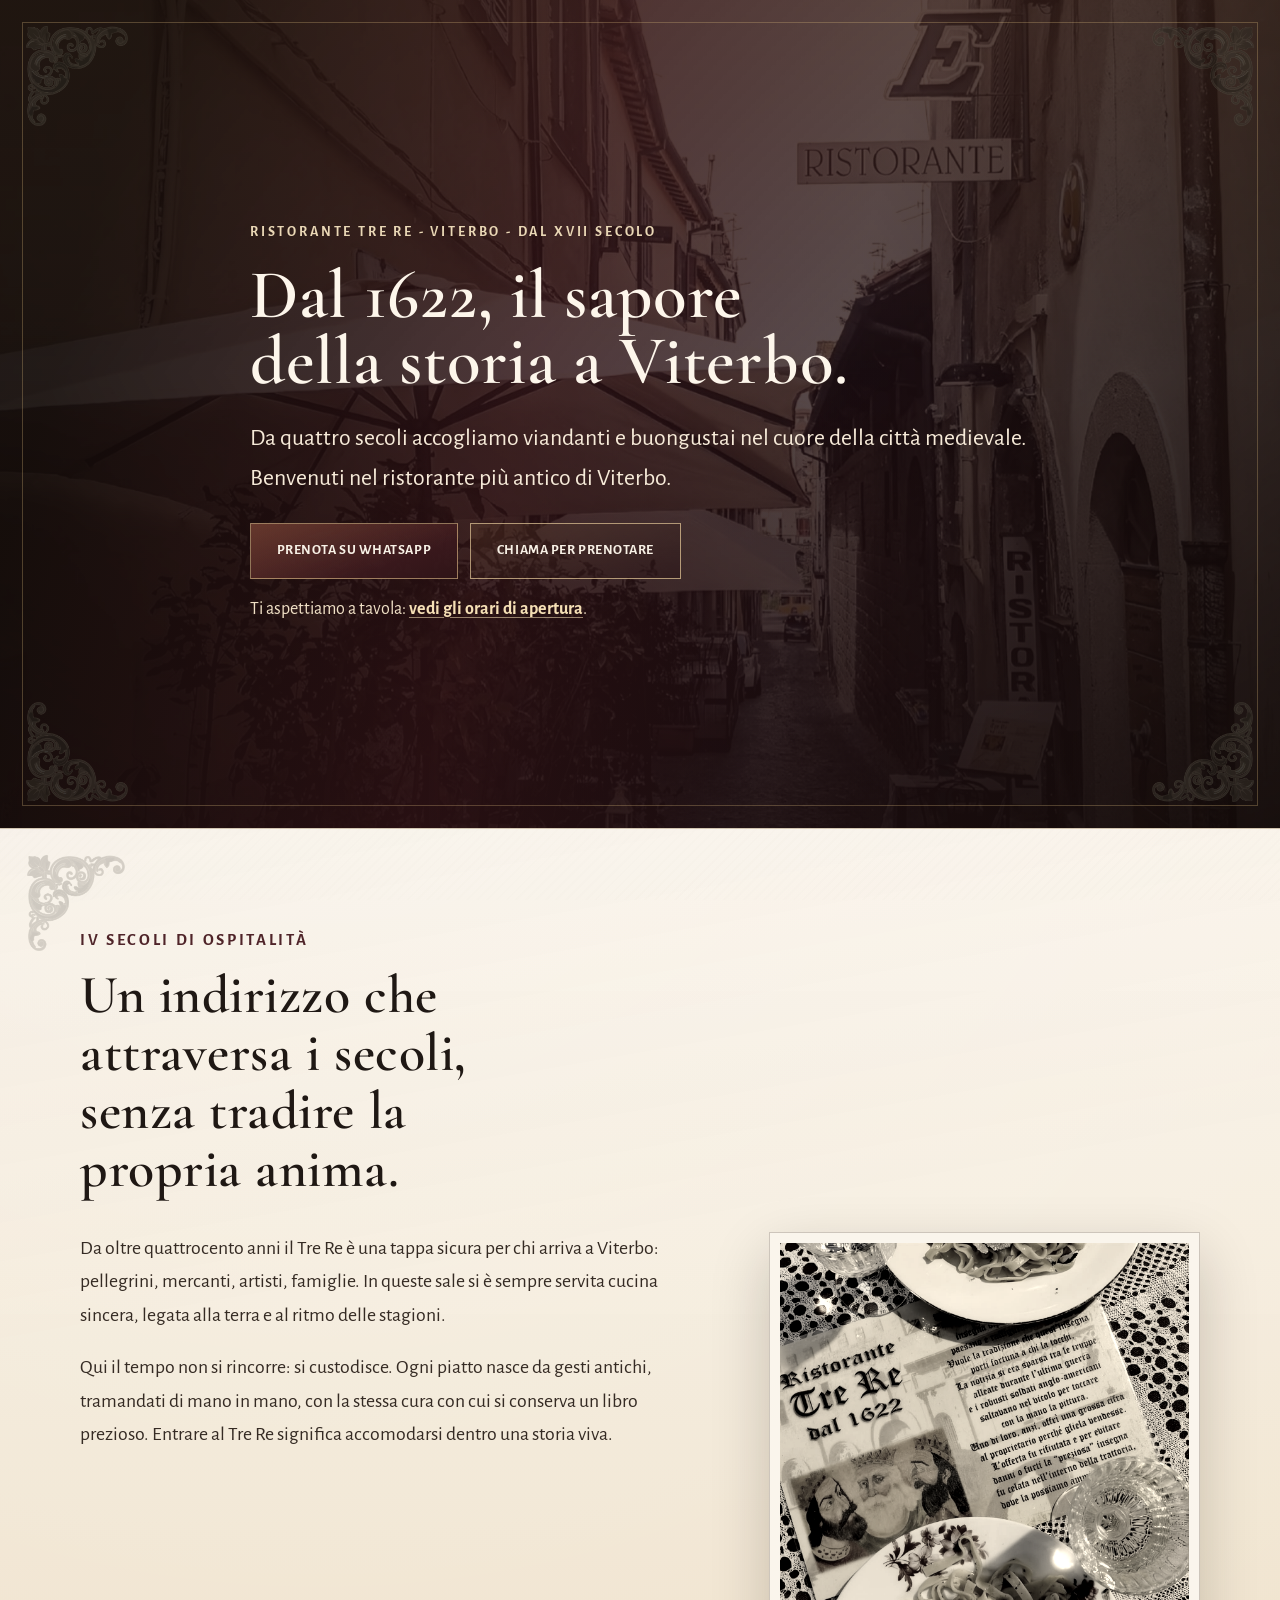
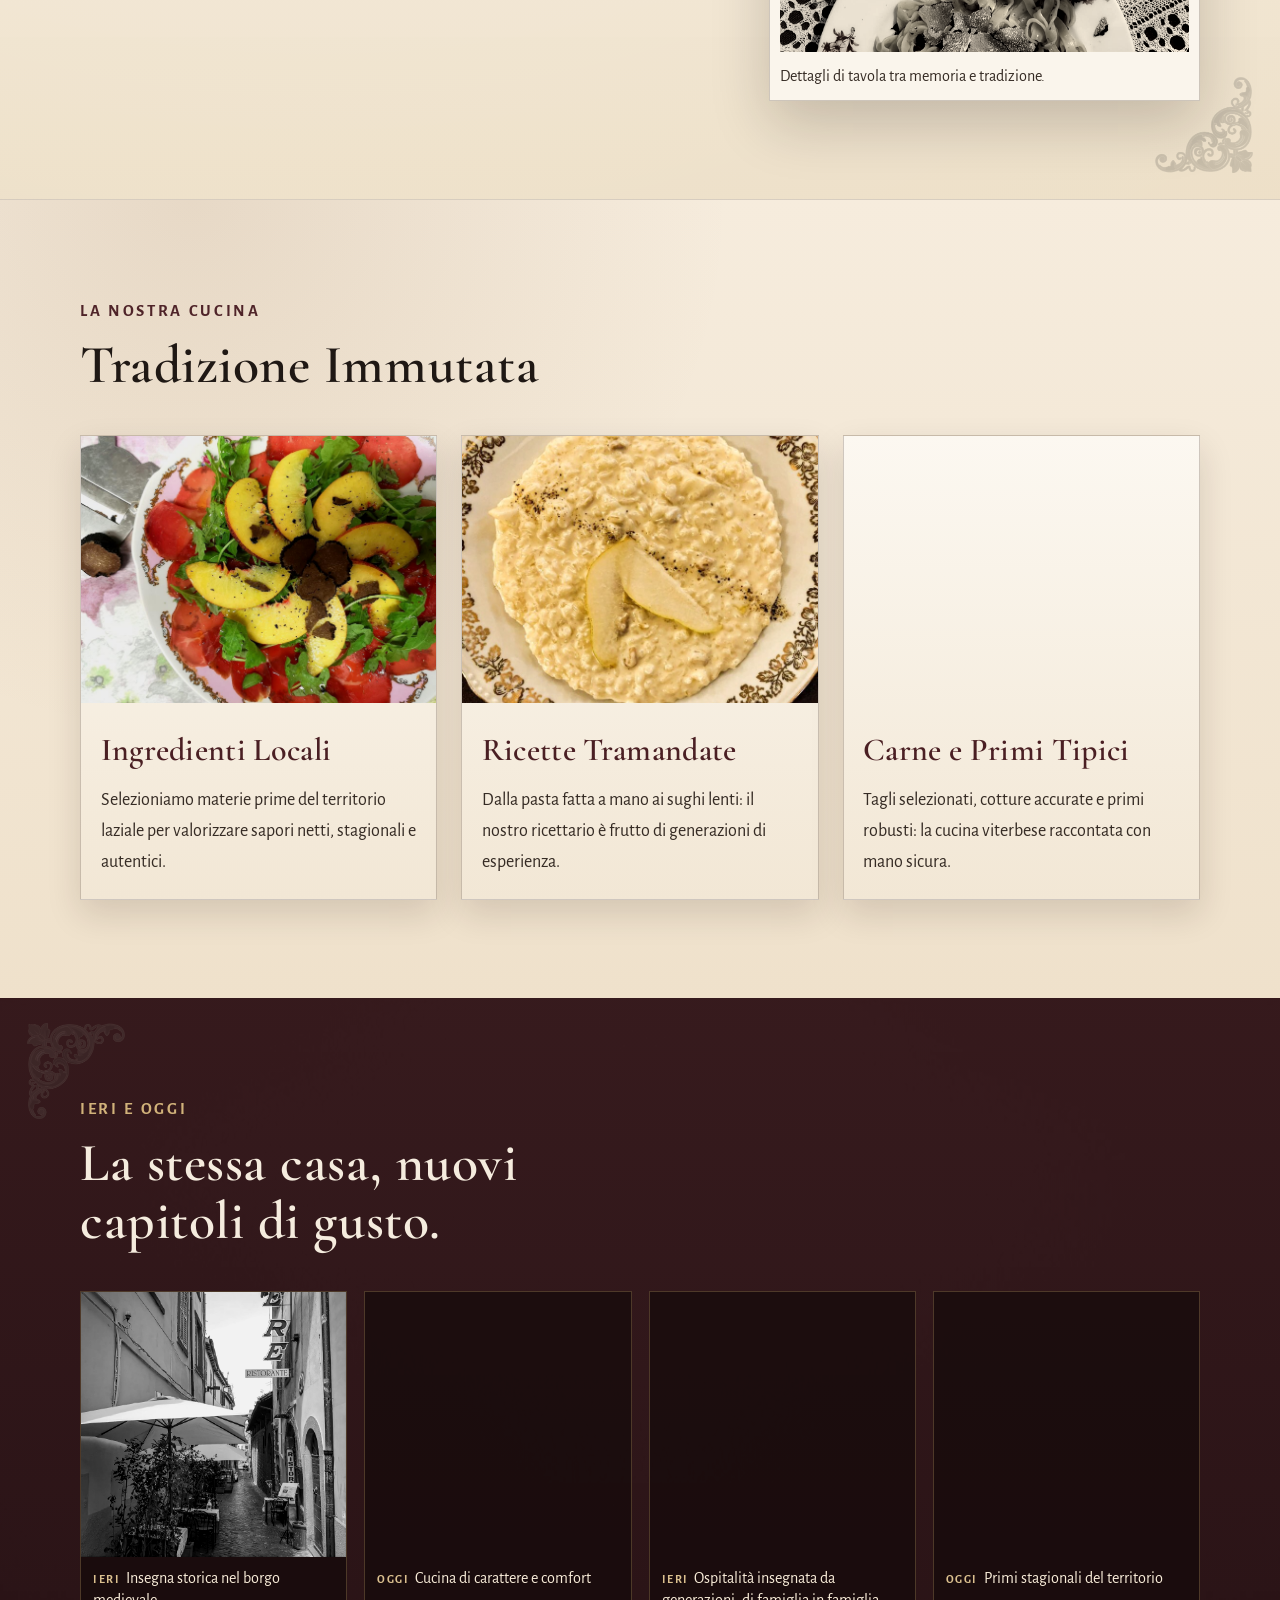
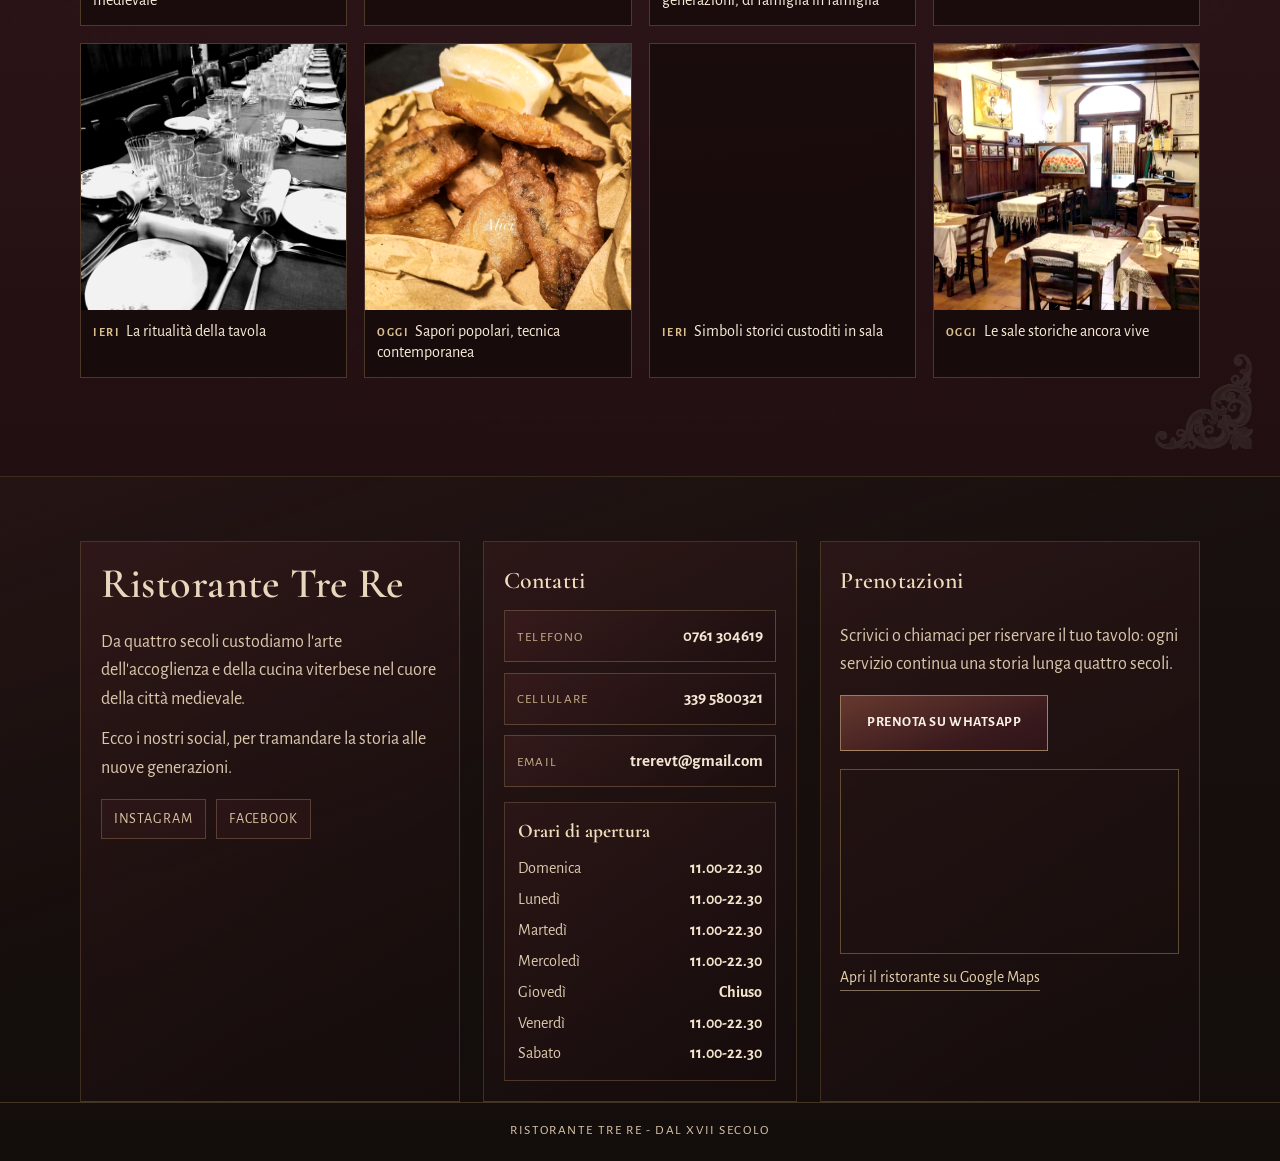
<file: index.html>
<!DOCTYPE html>
<html lang="it">
<head>
  <meta charset="UTF-8">
  <meta name="viewport" content="width=device-width, initial-scale=1.0">
  <title>Ristorante Tre Re | Dal 1600 il sapore della storia</title>
  <meta name="description" content="Ristorante Tre Re, il locale più antico di Viterbo: quattro secoli di ospitalità, cucina tipica e tradizione nel cuore medievale della città.">
  <link rel="preload" as="image" href="assets/img/tavola-upscaled.jpeg" fetchpriority="high">
  <link rel="stylesheet" href="assets/fonts/local-fonts.css?v=20260502-2">
  <link rel="stylesheet" href="assets/css/style.css?v=20260502-2">
</head>
<body>
  <header class="hero">
    <div class="hero-slideshow" aria-hidden="true">
      <span class="hero-slide hero-slide--1"></span>
      <span class="hero-slide hero-slide--2"></span>
      <span class="hero-slide hero-slide--3"></span>
    </div>
    <div class="hero-frame" aria-hidden="true"></div>
    <div class="container hero-inner">
      <p class="eyebrow fade-up" style="--delay: 0s;">Ristorante Tre Re - Viterbo - Dal XVII secolo</p>
      <h1 class="fade-up" style="--delay: 0.12s;">Dal 1622, il sapore della storia a Viterbo.</h1>
      <p class="lead fade-up" style="--delay: 0.24s;">
        Da quattro secoli accogliamo viandanti e buongustai nel cuore della città medievale.
        Benvenuti nel ristorante più antico di Viterbo.
      </p>
      <div class="hero-cta-group fade-up" style="--delay: 0.36s;">
        <a class="cta" href="https://wa.me/393395800321?text=Buongiorno%2C%20vorrei%20prenotare%20un%20tavolo%20al%20Ristorante%20Tre%20Re." target="_blank" rel="noopener noreferrer">Prenota su WhatsApp</a>
        <a class="cta cta-outline" href="tel:+390761304619">Chiama per prenotare</a>
      </div>
      <p class="hero-contacts fade-up" style="--delay: 0.48s;">Ti aspettiamo a tavola: <a href="#orari">vedi gli orari di apertura</a>.</p>
    </div>
  </header>

  <main>
    <section class="section legacy ornate" id="storia">
      <div class="container">
        <p class="section-kicker">IV Secoli di Ospitalità</p>
        <h2>Un indirizzo che attraversa i secoli, senza tradire la propria anima.</h2>
        <div class="legacy-grid">
          <div>
            <p>
              Da oltre quattrocento anni il Tre Re è una tappa sicura per chi arriva a Viterbo:
              pellegrini, mercanti, artisti, famiglie. In queste sale si è sempre servita cucina
              sincera, legata alla terra e al ritmo delle stagioni.
            </p>
            <p>
              Qui il tempo non si rincorre: si custodisce. Ogni piatto nasce da gesti antichi,
              tramandati di mano in mano, con la stessa cura con cui si conserva un libro prezioso.
              Entrare al Tre Re significa accomodarsi dentro una storia viva.
            </p>
          </div>
          <figure class="legacy-photo">
            <img src="assets/img/foglio-tavola-upscaled.jpeg" alt="Tavolo apparecchiato con menu storico del Ristorante Tre Re." loading="lazy" decoding="async">
            <figcaption>Dettagli di tavola tra memoria e tradizione.</figcaption>
          </figure>
        </div>
      </div>
    </section>

    <section class="section cucina" id="cucina">
      <div class="container">
        <p class="section-kicker">La Nostra Cucina</p>
        <h2>Tradizione Immutata</h2>
        <div class="card-grid">
          <article class="dish-card">
            <img src="assets/img/ristorante_tre_re__1594581853_2351845506476905360_332465198.jpg" alt="Piatto con ingredienti stagionali e prodotti del territorio." loading="lazy" decoding="async">
            <div class="card-copy">
              <h3>Ingredienti Locali</h3>
              <p>Selezioniamo materie prime del territorio laziale per valorizzare sapori netti, stagionali e autentici.</p>
            </div>
          </article>

          <article class="dish-card">
            <img src="assets/img/riso.jpg" alt="Piatto della tradizione di casa Tre Re, ricetta tramandata nel tempo." loading="lazy" decoding="async">
            <div class="card-copy">
              <h3>Ricette Tramandate</h3>
              <p>Dalla pasta fatta a mano ai sughi lenti: il nostro ricettario è frutto di generazioni di esperienza.</p>
            </div>
          </article>

          <article class="dish-card">
            <img src="assets/img/ristorante_tre_re__1757107504_3715209474312395464_332465198.jpg" alt="Secondo piatto tradizionale con carne e contorno fresco." loading="lazy" decoding="async">
            <div class="card-copy">
              <h3>Carne e Primi Tipici</h3>
              <p>Tagli selezionati, cotture accurate e primi robusti: la cucina viterbese raccontata con mano sicura.</p>
            </div>
          </article>
        </div>
      </div>
    </section>

    <section class="section gallery ornate" id="ieri-oggi">
      <div class="container">
        <p class="section-kicker">Ieri e Oggi</p>
        <h2>La stessa casa, nuovi capitoli di gusto.</h2>
        <div class="gallery-grid">
          <figure class="gallery-item legacy-shot mobile-hide-on-phone">
            <img src="assets/img/insegna-upscaled.jpeg" alt="Insegna del Ristorante Tre Re lungo il vicolo storico di Viterbo." loading="lazy" decoding="async">
            <figcaption><span>Ieri</span>Insegna storica nel borgo medievale</figcaption>
          </figure>

          <figure class="gallery-item now-shot">
            <img src="assets/img/polpetta.jpg" alt="Polpette al sugo con pane rustico." loading="lazy" decoding="async">
            <figcaption><span>Oggi</span>Cucina di carattere e comfort</figcaption>
          </figure>

          <figure class="gallery-item legacy-shot">
            <img src="assets/img/ristorante_tre_re__1744607950_3610355622177372496_332465198.jpg" alt="Ricetta tradizionale servita su piatto storico del ristorante." loading="lazy" decoding="async">
            <figcaption><span>Ieri</span>Ospitalità insegnata da generazioni, di famiglia in famiglia</figcaption>
          </figure>

          <figure class="gallery-item now-shot mobile-hide-on-phone">
            <img src="assets/img/ristorante_tre_re__1744601433_3610300957358822686_332465198.jpg" alt="Tagliolini ai carciofi della tradizione stagionale." loading="lazy" decoding="async">
            <figcaption><span>Oggi</span>Primi stagionali del territorio</figcaption>
          </figure>

          <figure class="gallery-item legacy-shot">
            <img src="assets/img/ristorante_tre_re__1517424236_1704600497828273106_332465198.jpg" alt="Tavolo apparecchiato in stile classico nelle sale del Tre Re." loading="lazy" decoding="async">
            <figcaption><span>Ieri</span>La ritualità della tavola</figcaption>
          </figure>

          <figure class="gallery-item now-shot">
            <img src="assets/img/ristorante_tre_re__1749907609_3654812386989381666_332465198.jpg" alt="Frittura tradizionale servita in carta paglia." loading="lazy" decoding="async">
            <figcaption><span>Oggi</span>Sapori popolari, tecnica contemporanea</figcaption>
          </figure>

          <figure class="gallery-item legacy-shot">
            <img src="assets/img/quadro.jpg" alt="Affresco dei Tre Re nelle sale interne del ristorante." loading="lazy" decoding="async">
            <figcaption><span>Ieri</span>Simboli storici custoditi in sala</figcaption>
          </figure>

          <figure class="gallery-item now-shot">
            <img src="assets/img/interno-upscaled.jpeg" alt="Sala interna del ristorante con tavoli apparecchiati e travi in legno." loading="lazy" decoding="async">
            <figcaption><span>Oggi</span>Le sale storiche ancora vive</figcaption>
          </figure>
        </div>
      </div>
    </section>
  </main>

  <footer class="site-footer" id="prenotazioni">
    <div class="container footer-grid">
      <div class="footer-col footer-brand">
        <h2>Ristorante Tre Re</h2>
        <p>
          Da quattro secoli custodiamo l'arte dell'accoglienza e della cucina viterbese
          nel cuore della città medievale.
        </p>
        <p class="footer-social-intro">Ecco i nostri social, per tramandare la storia alle nuove generazioni.</p>
        <div class="footer-social-row">
          <a class="footer-social-link" href="https://www.instagram.com/ristorante_tre_re_/" target="_blank" rel="noopener noreferrer">Instagram</a>
          <a class="footer-social-link" href="https://www.facebook.com/trereviterbo/" target="_blank" rel="noopener noreferrer">Facebook</a>
        </div>
      </div>
      <div class="footer-col footer-contacts">
        <h3>Contatti</h3>
        <div class="footer-contact-cards">
          <a class="footer-contact-card" href="tel:+390761304619">
            <span>Telefono</span>
            <strong>0761 304619</strong>
          </a>
          <a class="footer-contact-card" href="tel:+393395800321">
            <span>Cellulare</span>
            <strong>339 5800321</strong>
          </a>
          <a class="footer-contact-card" href="mailto:trerevt@gmail.com">
            <span>Email</span>
            <strong>trerevt@gmail.com</strong>
          </a>
        </div>
        <div class="footer-hours" id="orari">
          <h4>Orari di apertura</h4>
          <ul class="footer-hours-list">
            <li><span>Domenica</span><strong>11.00-22.30</strong></li>
            <li><span>Lunedì</span><strong>11.00-22.30</strong></li>
            <li><span>Martedì</span><strong>11.00-22.30</strong></li>
            <li><span>Mercoledì</span><strong>11.00-22.30</strong></li>
            <li><span>Giovedì</span><strong>Chiuso</strong></li>
            <li><span>Venerdì</span><strong>11.00-22.30</strong></li>
            <li><span>Sabato</span><strong>11.00-22.30</strong></li>
          </ul>
        </div>
      </div>
      <div class="footer-col footer-booking">
        <h3>Prenotazioni</h3>
        <p>
          Scrivici o chiamaci per riservare il tuo tavolo:
          ogni servizio continua una storia lunga quattro secoli.
        </p>
        <div class="footer-actions">
          <a class="cta" href="https://wa.me/393395800321?text=Buongiorno%2C%20vorrei%20prenotare%20un%20tavolo%20al%20Ristorante%20Tre%20Re." target="_blank" rel="noopener noreferrer">Prenota su WhatsApp</a>
        </div>
        <div class="footer-map-wrap">
          <iframe
            class="footer-map"
            title="Mappa del Ristorante Tre Re a Viterbo"
            src="https://www.google.com/maps?q=Ristorante+Tre+Re,+Via+Macel+Gattesco+3,+Viterbo&z=17&output=embed"
            loading="lazy"
            allowfullscreen
            referrerpolicy="no-referrer-when-downgrade"></iframe>
          <a class="footer-map-link" href="https://www.google.com/maps/search/?api=1&query=Ristorante+Tre+Re,+Via+Macel+Gattesco+3,+Viterbo" target="_blank" rel="noopener noreferrer">Apri il ristorante su Google Maps</a>
        </div>
      </div>
    </div>
    <p class="footer-signature">Ristorante Tre Re - Dal XVII Secolo</p>
  </footer>
</body>
</html>
</file>
<file: assets/fonts/local-fonts.css>
/* Self-hosted Google Fonts subsets (latin + latin-ext) for stable loading. */
@font-face {
  font-family: "Alegreya Sans";
  font-style: normal;
  font-weight: 400;
  font-display: swap;
  src: url("./alegreya-sans-latin-ext-400.woff2") format("woff2");
  unicode-range: U+0100-02BA, U+02BD-02C5, U+02C7-02CC, U+02CE-02D7, U+02DD-02FF, U+0304, U+0308, U+0329, U+1D00-1DBF, U+1E00-1E9F, U+1EF2-1EFF, U+2020, U+20A0-20AB, U+20AD-20C0, U+2113, U+2C60-2C7F, U+A720-A7FF;
}

@font-face {
  font-family: "Alegreya Sans";
  font-style: normal;
  font-weight: 400;
  font-display: swap;
  src: url("./alegreya-sans-latin-400.woff2") format("woff2");
  unicode-range: U+0000-00FF, U+0131, U+0152-0153, U+02BB-02BC, U+02C6, U+02DA, U+02DC, U+0304, U+0308, U+0329, U+2000-206F, U+20AC, U+2122, U+2191, U+2193, U+2212, U+2215, U+FEFF, U+FFFD;
}

@font-face {
  font-family: "Alegreya Sans";
  font-style: normal;
  font-weight: 500;
  font-display: swap;
  src: url("./alegreya-sans-latin-ext-500.woff2") format("woff2");
  unicode-range: U+0100-02BA, U+02BD-02C5, U+02C7-02CC, U+02CE-02D7, U+02DD-02FF, U+0304, U+0308, U+0329, U+1D00-1DBF, U+1E00-1E9F, U+1EF2-1EFF, U+2020, U+20A0-20AB, U+20AD-20C0, U+2113, U+2C60-2C7F, U+A720-A7FF;
}

@font-face {
  font-family: "Alegreya Sans";
  font-style: normal;
  font-weight: 500;
  font-display: swap;
  src: url("./alegreya-sans-latin-500.woff2") format("woff2");
  unicode-range: U+0000-00FF, U+0131, U+0152-0153, U+02BB-02BC, U+02C6, U+02DA, U+02DC, U+0304, U+0308, U+0329, U+2000-206F, U+20AC, U+2122, U+2191, U+2193, U+2212, U+2215, U+FEFF, U+FFFD;
}

@font-face {
  font-family: "Alegreya Sans";
  font-style: normal;
  font-weight: 700;
  font-display: swap;
  src: url("./alegreya-sans-latin-ext-700.woff2") format("woff2");
  unicode-range: U+0100-02BA, U+02BD-02C5, U+02C7-02CC, U+02CE-02D7, U+02DD-02FF, U+0304, U+0308, U+0329, U+1D00-1DBF, U+1E00-1E9F, U+1EF2-1EFF, U+2020, U+20A0-20AB, U+20AD-20C0, U+2113, U+2C60-2C7F, U+A720-A7FF;
}

@font-face {
  font-family: "Alegreya Sans";
  font-style: normal;
  font-weight: 700;
  font-display: swap;
  src: url("./alegreya-sans-latin-700.woff2") format("woff2");
  unicode-range: U+0000-00FF, U+0131, U+0152-0153, U+02BB-02BC, U+02C6, U+02DA, U+02DC, U+0304, U+0308, U+0329, U+2000-206F, U+20AC, U+2122, U+2191, U+2193, U+2212, U+2215, U+FEFF, U+FFFD;
}

@font-face {
  font-family: "Cormorant Garamond";
  font-style: normal;
  font-weight: 400 700;
  font-display: swap;
  src: url("./cormorant-garamond-latin-ext-400-700.woff2") format("woff2");
  unicode-range: U+0100-02BA, U+02BD-02C5, U+02C7-02CC, U+02CE-02D7, U+02DD-02FF, U+0304, U+0308, U+0329, U+1D00-1DBF, U+1E00-1E9F, U+1EF2-1EFF, U+2020, U+20A0-20AB, U+20AD-20C0, U+2113, U+2C60-2C7F, U+A720-A7FF;
}

@font-face {
  font-family: "Cormorant Garamond";
  font-style: normal;
  font-weight: 400 700;
  font-display: swap;
  src: url("./cormorant-garamond-latin-400-700.woff2") format("woff2");
  unicode-range: U+0000-00FF, U+0131, U+0152-0153, U+02BB-02BC, U+02C6, U+02DA, U+02DC, U+0304, U+0308, U+0329, U+2000-206F, U+20AC, U+2122, U+2191, U+2193, U+2212, U+2215, U+FEFF, U+FFFD;
}
</file>
<file: assets/css/style.css>
:root {
  --paper: #f4ecde;
  --paper-soft: #efe3cf;
  --ink: #1f1814;
  --ink-soft: #352b24;
  --bordeaux: #4a1f23;
  --bordeaux-deep: #2f1518;
  --bordeaux-soft: #5f2c31;
  --gold: #9a7838;
  --gold-soft: #c4a770;
  --border: rgba(63, 45, 31, 0.24);
  --shadow: 0 22px 55px rgba(24, 14, 10, 0.2);
}

*,
*::before,
*::after {
  box-sizing: border-box;
}

html {
  font-size: 106.25%;
  scroll-behavior: smooth;
  width: 100%;
  max-width: 100%;
}

body {
  margin: 0;
  font-size: 1.06rem;
  font-family: "Alegreya Sans", sans-serif;
  color: var(--ink);
  line-height: 1.7;
  width: 100%;
  max-width: 100%;
  overflow-x: hidden;
  -webkit-text-size-adjust: 100%;
  text-size-adjust: 100%;
  background:
    radial-gradient(circle at 25% 12%, rgba(255, 255, 255, 0.7), transparent 45%),
    radial-gradient(circle at 85% 80%, rgba(132, 83, 31, 0.08), transparent 43%),
    linear-gradient(180deg, #f7f0e5 0%, #efe2cc 62%, #ead8bb 100%);
}

body::before {
  content: "";
  position: fixed;
  top: 0;
  right: 0;
  bottom: 0;
  left: 0;
  inset: 0;
  pointer-events: none;
  background-image: repeating-linear-gradient(
    -45deg,
    rgba(76, 49, 24, 0.02) 0,
    rgba(76, 49, 24, 0.02) 2px,
    transparent 2px,
    transparent 7px
  );
  z-index: -1;
}

img {
  display: block;
  width: 100%;
  max-width: 100%;
  height: auto;
}

iframe {
  display: block;
  max-width: 100%;
}

.container {
  width: 92vw;
  max-width: 1120px;
  margin-inline: auto;
}

.section {
  padding: clamp(4.2rem, 7.6vw, 6.8rem) 0;
  position: relative;
}

.section-kicker {
  margin: 0 0 0.65rem;
  font-size: 0.98rem;
  text-transform: uppercase;
  letter-spacing: 0.16em;
  color: #4f2429;
  font-weight: 700;
}

h1,
h2,
h3 {
  margin: 0;
  font-family: "Cormorant Garamond", serif;
  font-weight: 600;
  letter-spacing: 0.01em;
}

h2 {
  font-size: clamp(2rem, 4.2vw, 3.35rem);
  line-height: 1.08;
  max-width: 18ch;
}

.hero {
  position: relative;
  min-height: 92vh;
  min-height: max(760px, 92svh);
  display: grid;
  place-items: center;
  overflow: hidden;
  color: #fdf6eb;
}

.hero::before {
  content: "";
  position: absolute;
  top: 0;
  right: 0;
  bottom: 0;
  left: 0;
  inset: 0;
  z-index: 0;
  background:
    radial-gradient(circle at 18% 20%, rgba(188, 142, 72, 0.2), transparent 48%),
    radial-gradient(circle at 84% 76%, rgba(74, 31, 35, 0.2), transparent 44%);
}

.hero-slideshow {
  position: absolute;
  top: 0;
  right: 0;
  bottom: 0;
  left: 0;
  inset: 0;
  z-index: 0;
}

.hero-slide {
  position: absolute;
  top: 0;
  right: 0;
  bottom: 0;
  left: 0;
  inset: 0;
  opacity: 0;
  background-size: cover;
  background-position: center;
  filter: saturate(0.64) sepia(0.28) contrast(1.06) brightness(0.54);
  transform: scale(1.01);
  animation: heroCrossfade 18s ease-in-out infinite;
  animation-fill-mode: both;
}

.hero-slide--1 {
  background-image: url("../img/tavola-upscaled.jpeg");
  animation-delay: 0s;
}

.hero-slide--2 {
  background-image: url("../img/interno-upscaled.jpeg");
  animation-delay: -12s;
}

.hero-slide--3 {
  background-image: url("../img/insegna-upscaled.jpeg");
  animation-delay: -6s;
}

@keyframes heroCrossfade {
  0% {
    opacity: 1;
    transform: scale(1.02);
  }
  27% {
    opacity: 1;
  }
  33% {
    opacity: 0;
  }
  94% {
    opacity: 0;
    transform: scale(1.01);
  }
  100% {
    opacity: 1;
    transform: scale(1.02);
  }
}

.hero::after {
  content: "";
  position: absolute;
  top: 0;
  right: 0;
  bottom: 0;
  left: 0;
  inset: 0;
  z-index: 1;
  background:
    linear-gradient(105deg, rgba(20, 12, 10, 0.86) 10%, rgba(53, 20, 24, 0.7) 42%, rgba(45, 20, 24, 0.54) 62%, rgba(20, 11, 10, 0.8) 100%),
    linear-gradient(180deg, rgba(151, 108, 61, 0.3) 0%, transparent 45%, rgba(10, 7, 6, 0.72) 100%);
}

.hero-inner {
  position: relative;
  z-index: 3;
  max-width: 780px;
  padding: clamp(6.8rem, 14vh, 8rem) 0 6.4rem;
}

.eyebrow {
  margin: 0 0 1.1rem;
  letter-spacing: 0.2em;
  text-transform: uppercase;
  font-size: 0.83rem;
  color: #ead8b6;
  font-weight: 700;
}

.hero h1 {
  font-size: clamp(2.5rem, 5.4vw, 5.2rem);
  line-height: 0.95;
  margin-bottom: 1.35rem;
  text-wrap: balance;
}

.lead {
  font-size: clamp(1.14rem, 2vw, 1.4rem);
  max-width: 63ch;
  margin: 0 0 1.45rem;
  color: #f7ebd9;
}

.cta {
  display: inline-flex;
  align-items: center;
  justify-content: center;
  text-decoration: none;
  color: #f8f1e6;
  font-weight: 700;
  letter-spacing: 0.04em;
  text-transform: uppercase;
  font-size: 0.82rem;
  border: 1px solid rgba(221, 192, 140, 0.56);
  background:
    linear-gradient(160deg, rgba(169, 126, 61, 0.24), transparent 70%),
    linear-gradient(160deg, rgba(82, 35, 41, 0.96), rgba(48, 21, 24, 0.96));
  padding: 0.9rem 1.5rem;
  transition: transform 240ms ease, box-shadow 240ms ease, border-color 240ms ease;
}

.hero-cta-group {
  display: flex;
  align-items: center;
  gap: 0.75rem;
  flex-wrap: wrap;
}

.cta:hover,
.cta:focus-visible {
  transform: translateY(-2px);
  box-shadow: 0 16px 35px rgba(15, 8, 8, 0.38);
  border-color: rgba(221, 192, 140, 0.8);
}

.cta-outline {
  background:
    linear-gradient(160deg, rgba(188, 148, 81, 0.11), rgba(40, 19, 23, 0.55));
  border-color: rgba(226, 198, 152, 0.72);
}

.hero-contacts {
  margin: 0.85rem 0 0;
  font-size: 1.06rem;
  color: #f0e0c6;
}

.hero-contacts a {
  color: #f5dfb5;
  font-weight: 700;
  text-decoration-color: rgba(245, 223, 181, 0.55);
  text-underline-offset: 3px;
}

.hero-contacts a:hover,
.hero-contacts a:focus-visible {
  text-decoration-color: rgba(245, 223, 181, 0.95);
}

.hero-frame {
  position: absolute;
  top: 0;
  right: 0;
  bottom: 0;
  left: 0;
  inset: 0;
  z-index: 2;
  pointer-events: none;
}

.hero-frame::before {
  content: "";
  position: absolute;
  top: 1.3rem;
  right: 1.3rem;
  bottom: 1.3rem;
  left: 1.3rem;
  inset: 1.3rem;
  border: 1px solid rgba(216, 182, 122, 0.3);
}

.hero-frame::after {
  content: "";
  position: absolute;
  top: 1.5rem;
  right: 1.5rem;
  bottom: 1.5rem;
  left: 1.5rem;
  inset: 1.5rem;
  background-image:
    url("../../adobe/floral-corner-top-left-rot.png"),
    url("../../adobe/floral-corner-top-right-rot.png"),
    url("../../adobe/floral-corner-bottom-left-rot.png"),
    url("../../adobe/floral-corner-bottom-right-rot.png");
  background-repeat: no-repeat;
  background-size: clamp(74px, 8vw, 116px);
  background-position:
    top left,
    top right,
    bottom left,
    bottom right;
  opacity: 0.55;
  filter: grayscale(1) sepia(0.42) brightness(0.35) contrast(1.2);
}

.ornate::before {
  content: "";
  position: absolute;
  top: 0;
  right: 0;
  bottom: 0;
  left: 0;
  inset: 0;
  z-index: 0;
  pointer-events: none;
  background-image:
    url("../../adobe/floral-corner-top-left-rot.png"),
    url("../../adobe/floral-corner-bottom-right-rot.png");
  background-repeat: no-repeat;
  background-size: clamp(72px, 8vw, 98px);
  background-position:
    left 1.6rem top 1.5rem,
    right 1.6rem bottom 1.5rem;
  opacity: 0.24;
  filter: grayscale(1) sepia(0.35) brightness(0.5);
}

.ornate .container {
  position: relative;
  z-index: 1;
}

.legacy {
  border-top: 1px solid rgba(76, 51, 31, 0.18);
  border-bottom: 1px solid rgba(76, 51, 31, 0.18);
  background:
    linear-gradient(180deg, rgba(255, 252, 247, 0.55), rgba(233, 217, 188, 0.56)),
    linear-gradient(170deg, rgba(151, 106, 51, 0.11), transparent 45%);
}

.legacy-grid {
  display: grid;
  grid-template-columns: 1.2fr 0.8fr;
  gap: clamp(1.5rem, 3.3vw, 2.8rem);
  align-items: start;
  margin-top: clamp(1.6rem, 3vw, 2rem);
}

.legacy-grid p {
  margin: 0 0 1.1rem;
  font-size: 1.16rem;
  color: var(--ink-soft);
  max-width: 58ch;
}

.legacy-photo {
  position: relative;
  z-index: 2;
  margin: 0;
  border: 1px solid var(--border);
  background: #faf5ec;
  padding: 0.6rem;
  box-shadow: var(--shadow);
}

.legacy-photo img {
  aspect-ratio: 1 / 1;
  object-fit: cover;
  filter: grayscale(0.88) sepia(0.26) contrast(1.08);
}

.legacy-photo figcaption {
  margin-top: 0.65rem;
  font-size: 0.95rem;
  color: var(--ink-soft);
}

.cucina {
  background:
    radial-gradient(circle at 15% 0%, rgba(124, 79, 36, 0.12), transparent 40%),
    linear-gradient(180deg, #f6ecdd 0%, #efe1cb 100%);
}

.card-grid {
  margin-top: clamp(1.8rem, 3.2vw, 2.5rem);
  display: grid;
  grid-template-columns: repeat(3, minmax(0, 1fr));
  gap: clamp(1rem, 2vw, 1.4rem);
}

.dish-card {
  background: linear-gradient(180deg, #fcf8f1 0%, #f2e7d5 100%);
  border: 1px solid var(--border);
  box-shadow: 0 14px 32px rgba(39, 24, 15, 0.14);
  overflow: hidden;
  transition: transform 280ms ease, box-shadow 280ms ease;
}

.dish-card:hover,
.dish-card:focus-within {
  transform: translateY(-4px);
  box-shadow: 0 22px 38px rgba(27, 16, 12, 0.22);
}

.dish-card img {
  aspect-ratio: 4 / 3;
  object-fit: cover;
  filter: saturate(0.95) contrast(1.03);
}

.card-copy {
  padding: 1.2rem 1.15rem 1.3rem;
}

.card-copy h3 {
  font-size: clamp(1.55rem, 2.5vw, 1.95rem);
  color: var(--bordeaux);
  margin-bottom: 0.45rem;
}

.card-copy p {
  margin: 0;
  color: var(--ink-soft);
  font-size: 1.06rem;
}

.gallery {
  background:
    linear-gradient(180deg, rgba(56, 26, 29, 0.94) 0%, rgba(34, 15, 18, 0.98) 100%),
    url("../img/AdobeStock_529003800.jpeg");
  background-size: cover;
  background-position: center;
  color: #f5ecde;
}

.gallery .section-kicker {
  color: #d1b27a;
}

.gallery h2 {
  max-width: 20ch;
}

.gallery-grid {
  margin-top: clamp(1.8rem, 3.2vw, 2.4rem);
  display: grid;
  grid-template-columns: repeat(4, minmax(0, 1fr));
  gap: clamp(0.72rem, 1.35vw, 1rem);
}

.gallery-item {
  margin: 0;
  border: 1px solid rgba(207, 171, 112, 0.28);
  background: rgba(17, 8, 8, 0.65);
  overflow: hidden;
  transition: transform 240ms ease, border-color 240ms ease;
}

.gallery-item:hover {
  transform: translateY(-3px);
  border-color: rgba(207, 171, 112, 0.55);
}

.gallery-item img {
  aspect-ratio: 1 / 1;
  object-fit: cover;
}

.legacy-shot img {
  filter: grayscale(100%) contrast(1.08) brightness(0.95);
}

.now-shot img {
  filter: saturate(0.98) contrast(1.06);
}

.gallery-item figcaption {
  padding: 0.65rem 0.72rem 0.78rem;
  font-size: 0.95rem;
  line-height: 1.35;
  color: #f8ecd8;
}

.gallery-item span {
  display: inline-flex;
  margin-right: 0.35rem;
  font-size: 0.7rem;
  letter-spacing: 0.12em;
  text-transform: uppercase;
  font-weight: 700;
  color: #dbc08f;
}

.site-footer {
  background:
    linear-gradient(160deg, rgba(65, 30, 33, 0.3), transparent 45%),
    linear-gradient(180deg, #18100e 0%, #130d0b 100%);
  color: #e8d6bd;
  padding: clamp(2.6rem, 5vw, 3.8rem) 0 1.2rem;
  border-top: 1px solid rgba(200, 161, 96, 0.22);
}

.footer-grid {
  display: grid;
  gap: clamp(0.9rem, 1.8vw, 1.35rem);
  grid-template-columns: minmax(0, 1.15fr) minmax(0, 0.95fr) minmax(0, 1.15fr);
  align-items: stretch;
}

.footer-col {
  padding: clamp(0.9rem, 1.6vw, 1.15rem);
  border: 1px solid rgba(205, 168, 112, 0.22);
  background:
    linear-gradient(145deg, rgba(78, 34, 38, 0.3), rgba(22, 11, 12, 0.56));
}

.footer-brand,
.footer-booking {
  display: flex;
  flex-direction: column;
  gap: 0.72rem;
}

.site-footer h2 {
  font-size: clamp(1.95rem, 3.3vw, 2.5rem);
  margin-bottom: 0.5rem;
}

.site-footer h3 {
  font-size: 1.4rem;
  margin-bottom: 0.45rem;
  color: #f0ddbe;
}

.site-footer p {
  margin: 0;
  color: #dac7ad;
  line-height: 1.58;
}

.footer-list {
  margin: 0;
  padding: 0;
  list-style: none;
  color: #c8b49a;
}

.footer-list li {
  margin-bottom: 0.35rem;
}

.footer-link {
  color: #d8c2a0;
  text-decoration: none;
  border-bottom: 1px solid transparent;
  transition: border-color 200ms ease, color 200ms ease;
}

.footer-link:hover,
.footer-link:focus-visible {
  color: #f2e1c5;
  border-color: rgba(242, 225, 197, 0.65);
}

.footer-actions {
  margin-top: 0.25rem;
}

.footer-contact-cards {
  display: grid;
  gap: 0.62rem;
  margin-top: 0.5rem;
}

.footer-hours {
  margin-top: 0.85rem;
  padding: 0.72rem 0.78rem;
  border: 1px solid rgba(213, 177, 121, 0.24);
  background: linear-gradient(145deg, rgba(72, 33, 37, 0.26), rgba(22, 11, 12, 0.45));
}

.footer-hours h4 {
  margin: 0 0 0.45rem;
  font-family: "Cormorant Garamond", serif;
  font-size: 1.14rem;
  color: #efdcb8;
}

.footer-hours-list {
  margin: 0;
  padding: 0;
  list-style: none;
  display: grid;
  gap: 0.2rem;
}

.footer-hours-list li {
  display: flex;
  justify-content: space-between;
  align-items: baseline;
  gap: 0.9rem;
  color: #dbc8ad;
  font-size: 0.95rem;
}

.footer-hours-list strong {
  color: #f3e4cc;
  font-weight: 700;
  overflow-wrap: anywhere;
}

.footer-contact-card {
  display: flex;
  justify-content: space-between;
  align-items: baseline;
  gap: 0.75rem;
  padding: 0.62rem 0.72rem;
  border: 1px solid rgba(213, 177, 121, 0.28);
  background: linear-gradient(145deg, rgba(81, 37, 40, 0.35), rgba(25, 12, 13, 0.5));
  color: #e8d5b7;
  text-decoration: none;
  transition: border-color 220ms ease, transform 220ms ease, background-color 220ms ease;
}

.footer-contact-card span {
  font-size: 0.78rem;
  letter-spacing: 0.1em;
  text-transform: uppercase;
  color: #c8b08a;
}

.footer-contact-card strong {
  font-size: 1rem;
  color: #f3e6d2;
  font-weight: 700;
  overflow-wrap: anywhere;
}

.footer-contact-card:hover,
.footer-contact-card:focus-visible {
  border-color: rgba(231, 198, 143, 0.55);
  transform: translateY(-1px);
  background: linear-gradient(145deg, rgba(97, 45, 49, 0.43), rgba(31, 15, 16, 0.56));
}

.footer-social-row {
  margin-top: 0.3rem;
  display: flex;
  flex-wrap: wrap;
  gap: 0.58rem;
}

.footer-social-intro {
  margin-top: 0.15rem;
  color: #ddceb5;
}

.footer-social-link {
  display: inline-flex;
  align-items: center;
  justify-content: center;
  min-height: 2rem;
  padding: 0.4rem 0.72rem;
  border: 1px solid rgba(213, 177, 121, 0.28);
  text-decoration: none;
  color: #dbc6a4;
  font-size: 0.84rem;
  letter-spacing: 0.06em;
  text-transform: uppercase;
  background: rgba(66, 30, 34, 0.28);
  transition: color 220ms ease, border-color 220ms ease, background-color 220ms ease;
}

.footer-social-link:hover,
.footer-social-link:focus-visible {
  color: #f5e6cf;
  border-color: rgba(234, 198, 138, 0.52);
  background: rgba(83, 38, 42, 0.42);
}

.footer-map-wrap {
  margin-top: 0.35rem;
}

.footer-map {
  width: 100%;
  height: 185px;
  border: 1px solid rgba(214, 179, 121, 0.36);
  display: block;
  pointer-events: auto;
  touch-action: auto;
}

.footer-map-link {
  display: inline-block;
  margin-top: 0.55rem;
  color: #e7d2b0;
  text-decoration: none;
  border-bottom: 1px solid rgba(231, 210, 176, 0.5);
  font-size: 0.92rem;
}

.footer-map-link:hover,
.footer-map-link:focus-visible {
  color: #f5e5ca;
  border-bottom-color: rgba(245, 229, 202, 0.9);
}

.footer-signature {
  margin: 1.5rem 0 0;
  text-align: center;
  letter-spacing: 0.12em;
  text-transform: uppercase;
  font-size: 0.78rem;
  color: #d8bf8d;
  border-top: 1px solid rgba(208, 171, 108, 0.25);
  padding-top: 1rem;
}

.fade-up {
  opacity: 0;
  transform: translateY(16px);
  animation: fadeUp 800ms cubic-bezier(0.2, 0.8, 0.2, 1) forwards;
  animation-delay: var(--delay, 0s);
}

@keyframes fadeUp {
  to {
    opacity: 1;
    transform: translateY(0);
  }
}

@media (max-width: 1040px) {
  .gallery-grid {
    grid-template-columns: repeat(3, minmax(0, 1fr));
  }

  .card-grid {
    grid-template-columns: repeat(2, minmax(0, 1fr));
  }

  .footer-grid {
    grid-template-columns: 1fr 1fr;
  }

  .footer-booking {
    grid-column: 1 / -1;
  }

  .footer-map {
    height: 210px;
  }
}

@media (max-width: 760px) {
  .hero {
    min-height: 84vh;
    min-height: 84svh;
  }

  .hero-inner {
    padding-top: 5.8rem;
  }

  .hero h1 {
    line-height: 0.99;
  }

  .hero-cta-group {
    flex-direction: column;
    align-items: stretch;
    max-width: 340px;
  }

  .legacy-grid {
    grid-template-columns: 1fr;
  }

  .card-grid {
    grid-template-columns: 1fr;
  }

  .gallery-grid {
    grid-template-columns: repeat(2, minmax(0, 1fr));
  }

  .footer-grid {
    grid-template-columns: 1fr;
  }

  .footer-booking {
    grid-column: auto;
  }

  .footer-col {
    padding: 0.9rem;
  }

  .footer-contact-card {
    flex-direction: column;
    align-items: flex-start;
  }

  .footer-map {
    height: 220px;
  }

  .hero-frame::before {
    top: 0.85rem;
    right: 0.85rem;
    bottom: 0.85rem;
    left: 0.85rem;
    inset: 0.85rem;
  }

  .hero-frame::after {
    top: 1rem;
    right: 1rem;
    bottom: 1rem;
    left: 1rem;
    inset: 1rem;
  }

  .ornate::before {
    background-size: 64px;
    background-position:
      left 0.5rem top 0.5rem,
      right 0.5rem bottom 0.5rem;
  }
}

/* Mobile fallback: keep hero slideshow active, trim heavier decorations */
@media (max-width: 900px), (hover: none) and (pointer: coarse) {
  .hero {
    min-height: 78vh;
    background:
      linear-gradient(150deg, rgba(20, 12, 10, 0.82), rgba(45, 20, 24, 0.82)),
      url("../img/tavola-upscaled.jpeg");
    background-position: center;
    background-size: cover;
    background-repeat: no-repeat;
  }

  .hero::before,
  .hero-frame,
  .ornate::before {
    display: none;
  }

  .hero h1 {
    text-wrap: wrap;
  }

  .legacy-photo img,
  .gallery-item img {
    transform: none !important;
    animation: none !important;
  }

  .dish-card img {
    filter: none;
  }

  .dish-card:hover,
  .dish-card:focus-within,
  .gallery-item:hover,
  .cta:hover,
  .cta:focus-visible,
  .footer-contact-card:hover,
  .footer-contact-card:focus-visible {
    transform: none;
    box-shadow: none;
  }
}

@supports not (display: grid) {
  .legacy-grid,
  .card-grid,
  .gallery-grid,
  .footer-grid,
  .footer-contact-cards {
    display: block;
  }

  .legacy-grid > *,
  .card-grid > *,
  .gallery-grid > *,
  .footer-grid > * {
    margin-top: 1rem;
  }

  .legacy-grid > *:first-child,
  .card-grid > *:first-child,
  .gallery-grid > *:first-child,
  .footer-grid > *:first-child {
    margin-top: 0;
  }
}

@supports not (aspect-ratio: 1 / 1) {
  .legacy-photo img,
  .gallery-item img {
    height: 240px;
  }

  .dish-card img {
    height: 220px;
  }
}

@media (max-width: 480px) {
  .gallery-grid {
    grid-template-columns: 1fr;
  }

  .section-kicker {
    font-size: 0.78rem;
    letter-spacing: 0.12em;
  }

  .eyebrow {
    font-size: 0.74rem;
    letter-spacing: 0.16em;
  }
}

@media (hover: none) and (pointer: coarse) and (max-width: 900px) {
  .mobile-hide-on-phone {
    display: none;
  }
}

@media (prefers-reduced-motion: reduce) {
  *,
  *::before,
  *::after {
    animation-duration: 1ms !important;
    animation-iteration-count: 1 !important;
    transition-duration: 1ms !important;
    scroll-behavior: auto !important;
  }

  .hero-slide {
    animation: none !important;
    opacity: 0;
  }

  .hero-slide--1 {
    opacity: 1;
  }

}
</file>
